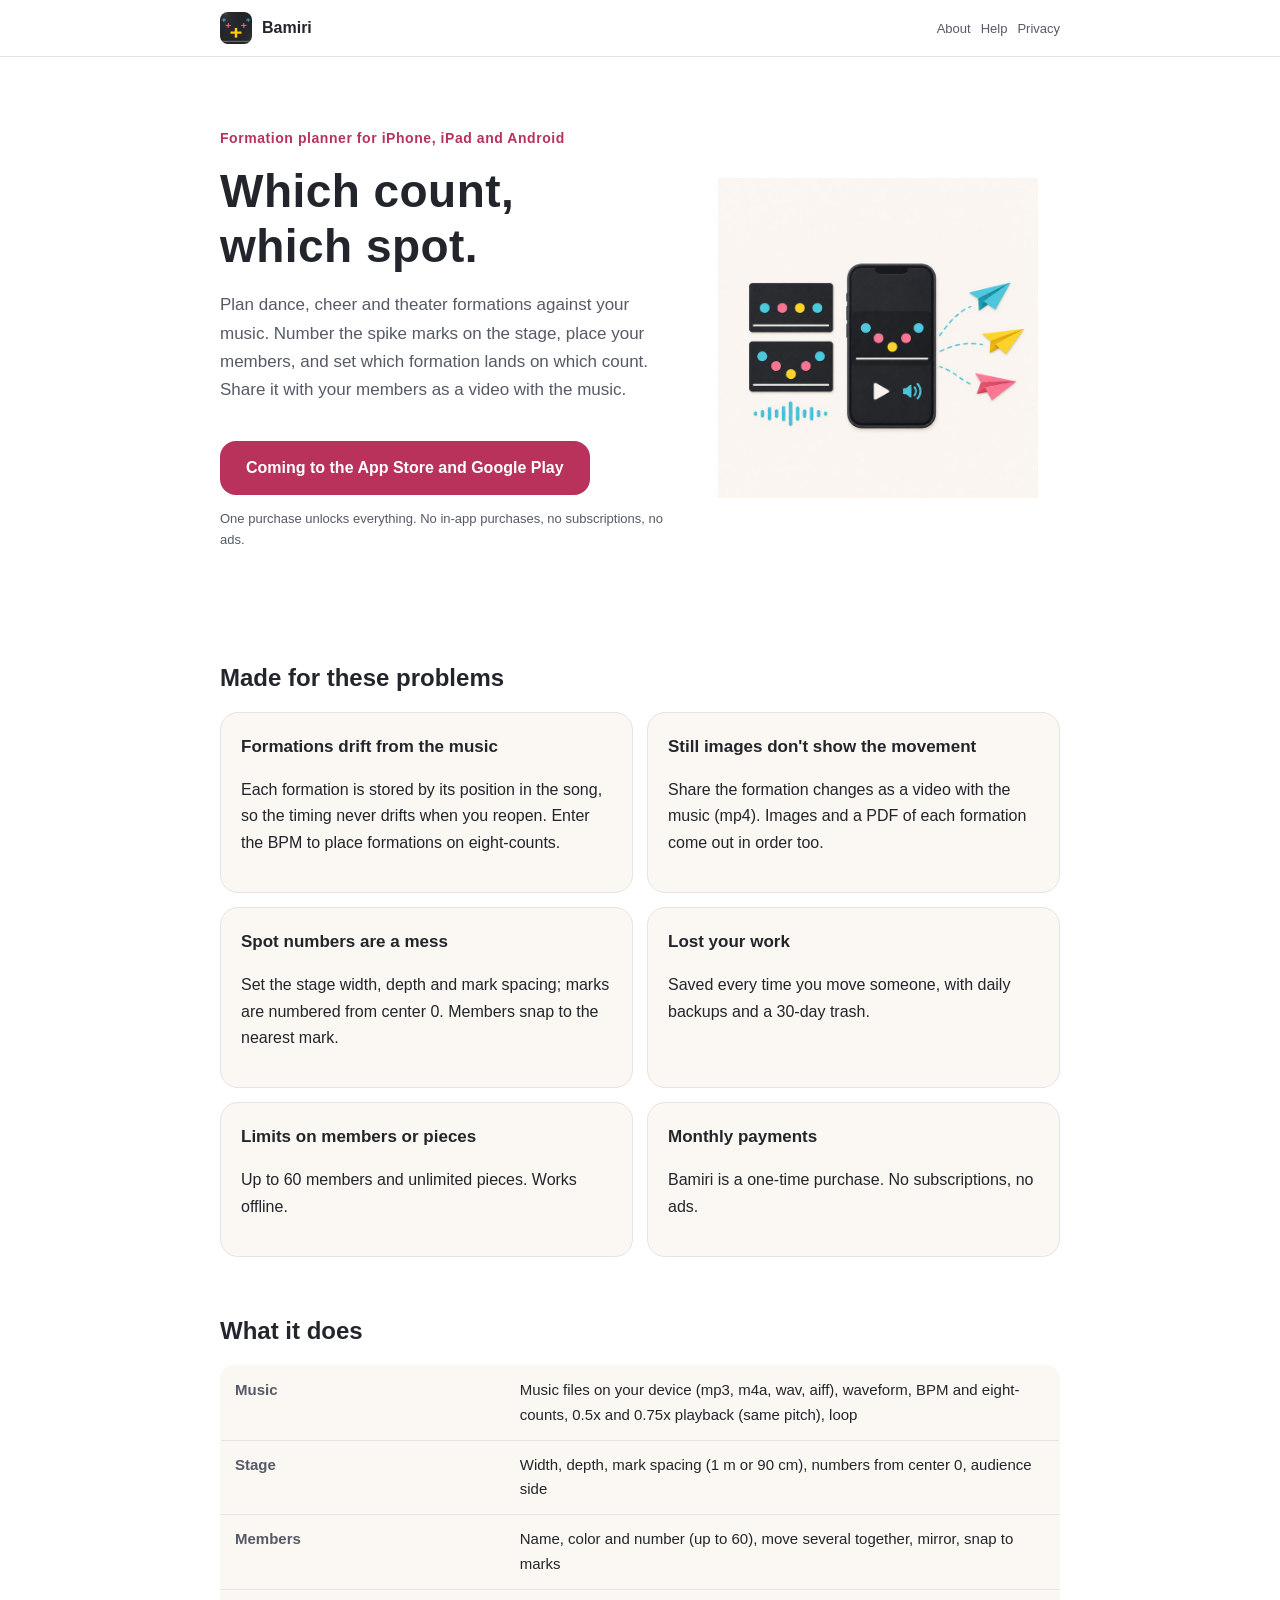
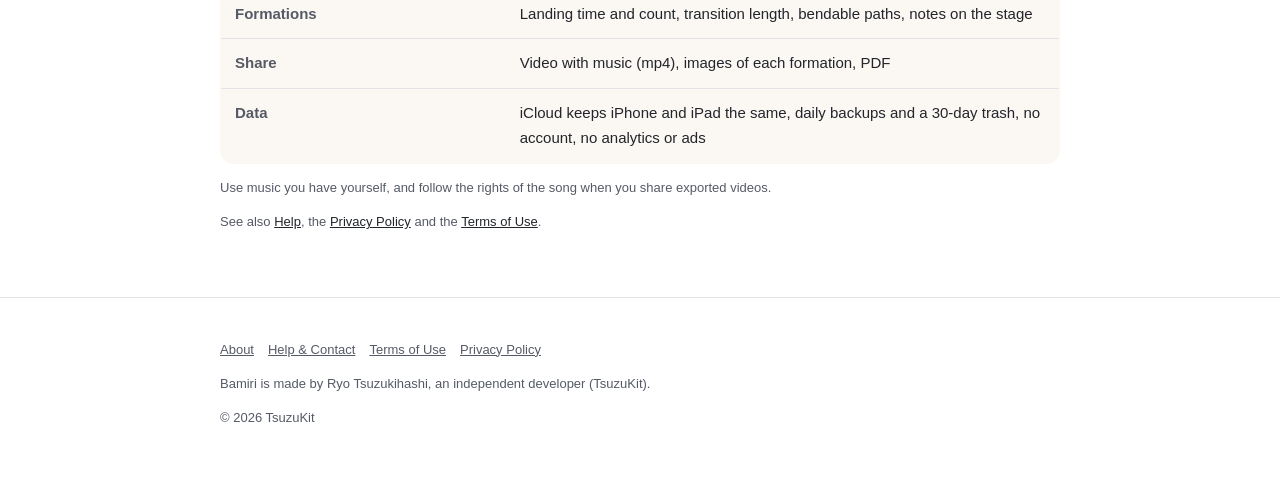
<file: index.html>
<!DOCTYPE html>
<html lang="ja" data-title-ja="ばみり｜曲に合わせるダンスのフォーメーション" data-title-en="Bamiri | Dance formations in time with your music">
<head>
<meta charset="UTF-8">
<meta name="viewport" content="width=device-width, initial-scale=1">
<script>(function(){var l=navigator.languages&&navigator.languages.length?navigator.languages:[navigator.language||"ja"],p="en";for(var i=0;i<l.length;i++){var c=String(l[i]).toLowerCase();if(c.indexOf("ja")===0){p="ja";break}if(c.indexOf("en")===0){p="en";break}}var d=document.documentElement;d.lang=p;var t=d.getAttribute("data-title-"+p);if(t){document.title=t}})();</script>
<title>ばみり｜曲に合わせるダンスのフォーメーション</title>
<meta name="description" content="ダンス・チア・演劇の立ち位置を、曲の時間に合わせて作る道具。場ミリの番号を打ち、何カウント目にどの隊形かを決めて、音つきの動画でメンバーに送れる。開き直しても尺がずれない。広告なしの買い切り。 / Plan dance, cheer and theater formations against your music. Number the spike marks, set which formation lands on which count, and share a video with the music. Timing never drifts. No ads, one purchase.">
<meta property="og:title" content="ばみり｜曲に合わせるダンスのフォーメーション">
<meta property="og:description" content="ダンス・チア・演劇の立ち位置を、曲の時間に合わせて作る道具。場ミリの番号を打ち、何カウント目にどの隊形かを決めて、音つきの動画でメンバーに送れる。開き直しても尺がずれない。広告なしの買い切り。">
<meta property="og:type" content="website">
<meta property="og:url" content="https://bamiri.tsuzukit.com/">
<meta property="og:image" content="https://bamiri.tsuzukit.com/assets/og.jpg">
<link rel="icon" href="assets/icon.png">
<link rel="apple-touch-icon" href="assets/icon.png">
<link rel="stylesheet" href="style.css">
</head>
<body>
<div data-l="ja" lang="ja">
<header class="site"><div class="wrap">
<a class="brand" href="./"><img src="assets/icon.png" alt="" width="32" height="32">ばみり</a>
<nav class="site"><a href="./">紹介</a><a href="support.html">使い方</a><a href="privacy.html">プライバシー</a></nav>
</div></header>
<main class="wrap">
<section class="hero">
<div>
<p class="eyebrow">iPhone・iPad・Android のフォーメーション表</p>
<h1>何カウント目に、<br>どこに立つか。</h1>
<p class="lead">ダンス・チア・演劇の立ち位置を、曲の時間に合わせて作ります。舞台に場ミリの番号を打ち、メンバーを置いて、何カウント目にどの隊形になるかを決めるだけ。音つきの動画にしてメンバーに送れます。</p>
<a class="cta" href="#store" id="store">App Store・Google Play で配信予定</a>
<p class="note">買い切りで全部の機能が使えます。アプリ内課金・サブスクリプション・広告はありません。</p>
</div>
<img src="assets/hero.jpg" alt="舞台の隊形の移り変わりを、音つきの動画でメンバーに送るイラスト" width="360">
</section>

<h2>こんな困りごとのために</h2>
<div class="grid two">
<div class="card"><h3>曲と隊形がずれる</h3><p>隊形の時刻は曲の中の位置で持つので、開き直しても尺がずれません。BPM を入れると 8カウントの目盛りで場面を打てます。</p></div>
<div class="card"><h3>静止画では動きが伝わらない</h3><p>隊形の移り変わりを、曲つきの動画（mp4）にしてメンバーに送れます。場面ごとの画像と PDF も、順番どおりに出せます。</p></div>
<div class="card"><h3>立ち位置の番号がばらばら</h3><p>舞台の間口と奥行き、場ミリの間隔を決めると、センターの 0 から番号が並びます。メンバーは近い場ミリに吸いつきます。</p></div>
<div class="card"><h3>作ったものが消えた</h3><p>1つ動かすごとに保存します。毎日の控えとゴミ箱（30日）があるので、間違って消しても戻せます。</p></div>
<div class="card"><h3>人数や作品の数の制限</h3><p>メンバーは 60人まで、作品の数は制限なし。オフラインでそのまま使えます。</p></div>
<div class="card"><h3>月額の支払い</h3><p>ばみりは買い切りです。サブスクリプションも広告もありません。</p></div>
</div>

<h2>できること</h2>
<table>
<tr><th>曲</th><td>端末の中の曲のファイル（mp3・m4a・wav・aiff）・波形・BPM と 8カウント・0.5倍と 0.75倍の再生（音の高さはそのまま）・くり返し</td></tr>
<tr><th>舞台</th><td>間口・奥行き・場ミリの間隔（1m・90cm）・センターの 0 からの番号・客席の向き</td></tr>
<tr><th>メンバー</th><td>名前・色・番号（60人まで）・まとめて動かす・左右を入れかえる・場ミリに吸いつく</td></tr>
<tr><th>場面</th><td>着く時刻とカウント・移る長さ・曲げられる導線・舞台に置くメモ</td></tr>
<tr><th>送る</th><td>音つきの動画（mp4）・場面ごとの画像・PDF</td></tr>
<tr><th>データ</th><td>iCloud で iPhone と iPad をそろえる・毎日の控えとゴミ箱（30日）・アカウントなし・解析と広告なし</td></tr>
</table>
<p class="note">曲はご自身で用意したものをお使いください。曲の権利と、書き出した動画を配るときの扱いは、その曲の決まりに従ってください。</p>
<p class="note"><a href="support.html">使い方</a>・<a href="privacy.html">プライバシーポリシー</a>・<a href="terms.html">利用規約</a>もご覧ください。</p>
</main>
<footer class="site"><div class="wrap">
<p><a href="./">紹介</a><a href="support.html">使い方とお問い合わせ</a><a href="terms.html">利用規約</a><a href="privacy.html">プライバシーポリシー</a></p>
<p>ばみりは、個人開発者の續橋涼（TsuzuKit）が作っているアプリです。</p>
<p>© 2026 TsuzuKit</p>
</div></footer>
</div>
<div data-l="en" lang="en">
<header class="site"><div class="wrap">
<a class="brand" href="./"><img src="assets/icon.png" alt="" width="32" height="32">Bamiri</a>
<nav class="site"><a href="./">About</a><a href="support.html">Help</a><a href="privacy.html">Privacy</a></nav>
</div></header>
<main class="wrap">
<section class="hero">
<div>
<p class="eyebrow">Formation planner for iPhone, iPad and Android</p>
<h1>Which count,<br>which spot.</h1>
<p class="lead">Plan dance, cheer and theater formations against your music. Number the spike marks on the stage, place your members, and set which formation lands on which count. Share it with your members as a video with the music.</p>
<a class="cta" href="#store" id="store">Coming to the App Store and Google Play</a>
<p class="note">One purchase unlocks everything. No in-app purchases, no subscriptions, no ads.</p>
</div>
<img src="assets/hero.jpg" alt="Illustration of sharing formation changes on a stage as a video with music" width="360">
</section>

<h2>Made for these problems</h2>
<div class="grid two">
<div class="card"><h3>Formations drift from the music</h3><p>Each formation is stored by its position in the song, so the timing never drifts when you reopen. Enter the BPM to place formations on eight-counts.</p></div>
<div class="card"><h3>Still images don't show the movement</h3><p>Share the formation changes as a video with the music (mp4). Images and a PDF of each formation come out in order too.</p></div>
<div class="card"><h3>Spot numbers are a mess</h3><p>Set the stage width, depth and mark spacing; marks are numbered from center 0. Members snap to the nearest mark.</p></div>
<div class="card"><h3>Lost your work</h3><p>Saved every time you move someone, with daily backups and a 30-day trash.</p></div>
<div class="card"><h3>Limits on members or pieces</h3><p>Up to 60 members and unlimited pieces. Works offline.</p></div>
<div class="card"><h3>Monthly payments</h3><p>Bamiri is a one-time purchase. No subscriptions, no ads.</p></div>
</div>

<h2>What it does</h2>
<table>
<tr><th>Music</th><td>Music files on your device (mp3, m4a, wav, aiff), waveform, BPM and eight-counts, 0.5x and 0.75x playback (same pitch), loop</td></tr>
<tr><th>Stage</th><td>Width, depth, mark spacing (1 m or 90 cm), numbers from center 0, audience side</td></tr>
<tr><th>Members</th><td>Name, color and number (up to 60), move several together, mirror, snap to marks</td></tr>
<tr><th>Formations</th><td>Landing time and count, transition length, bendable paths, notes on the stage</td></tr>
<tr><th>Share</th><td>Video with music (mp4), images of each formation, PDF</td></tr>
<tr><th>Data</th><td>iCloud keeps iPhone and iPad the same, daily backups and a 30-day trash, no account, no analytics or ads</td></tr>
</table>
<p class="note">Use music you have yourself, and follow the rights of the song when you share exported videos.</p>
<p class="note">See also <a href="support.html">Help</a>, the <a href="privacy.html">Privacy Policy</a> and the <a href="terms.html">Terms of Use</a>.</p>
</main>
<footer class="site"><div class="wrap">
<p><a href="./">About</a><a href="support.html">Help & Contact</a><a href="terms.html">Terms of Use</a><a href="privacy.html">Privacy Policy</a></p>
<p>Bamiri is made by Ryo Tsuzukihashi, an independent developer (TsuzuKit).</p>
<p>© 2026 TsuzuKit</p>
</div></footer>
</div>
</body>
</html>
</file>
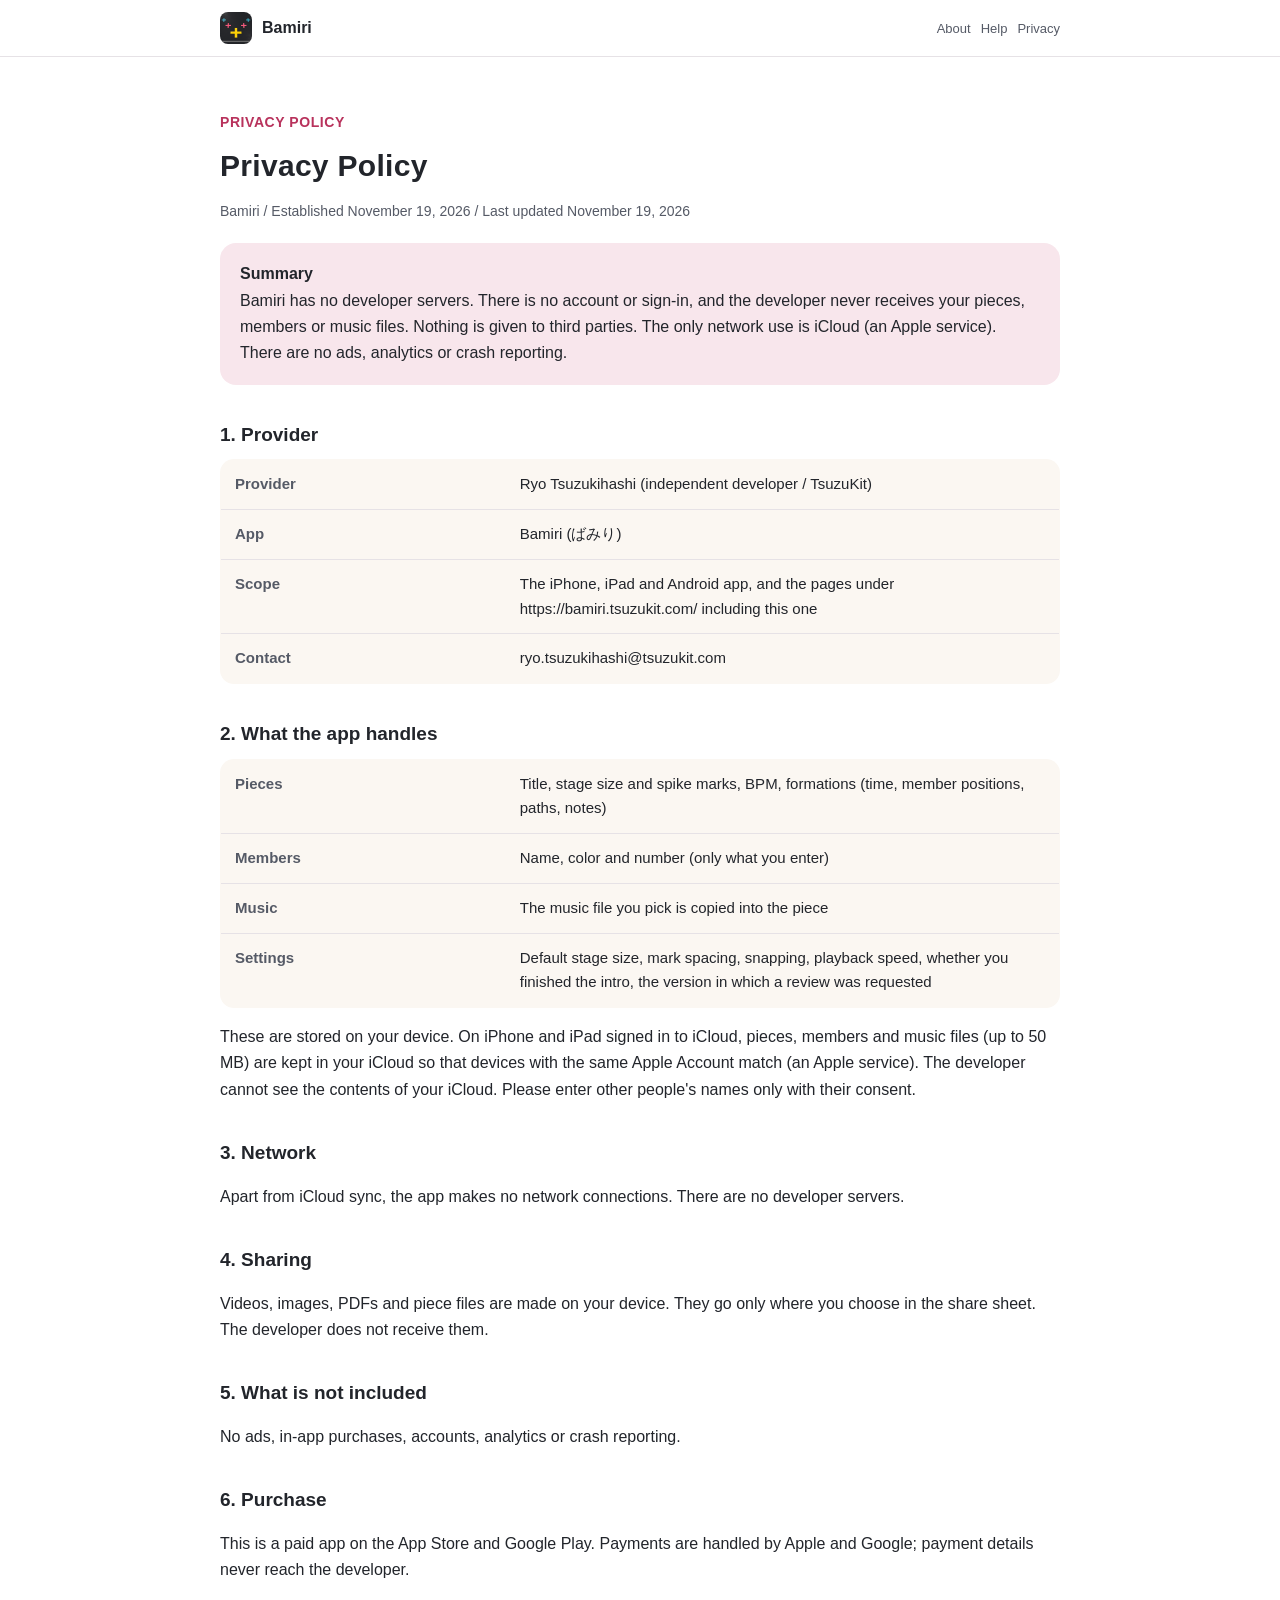
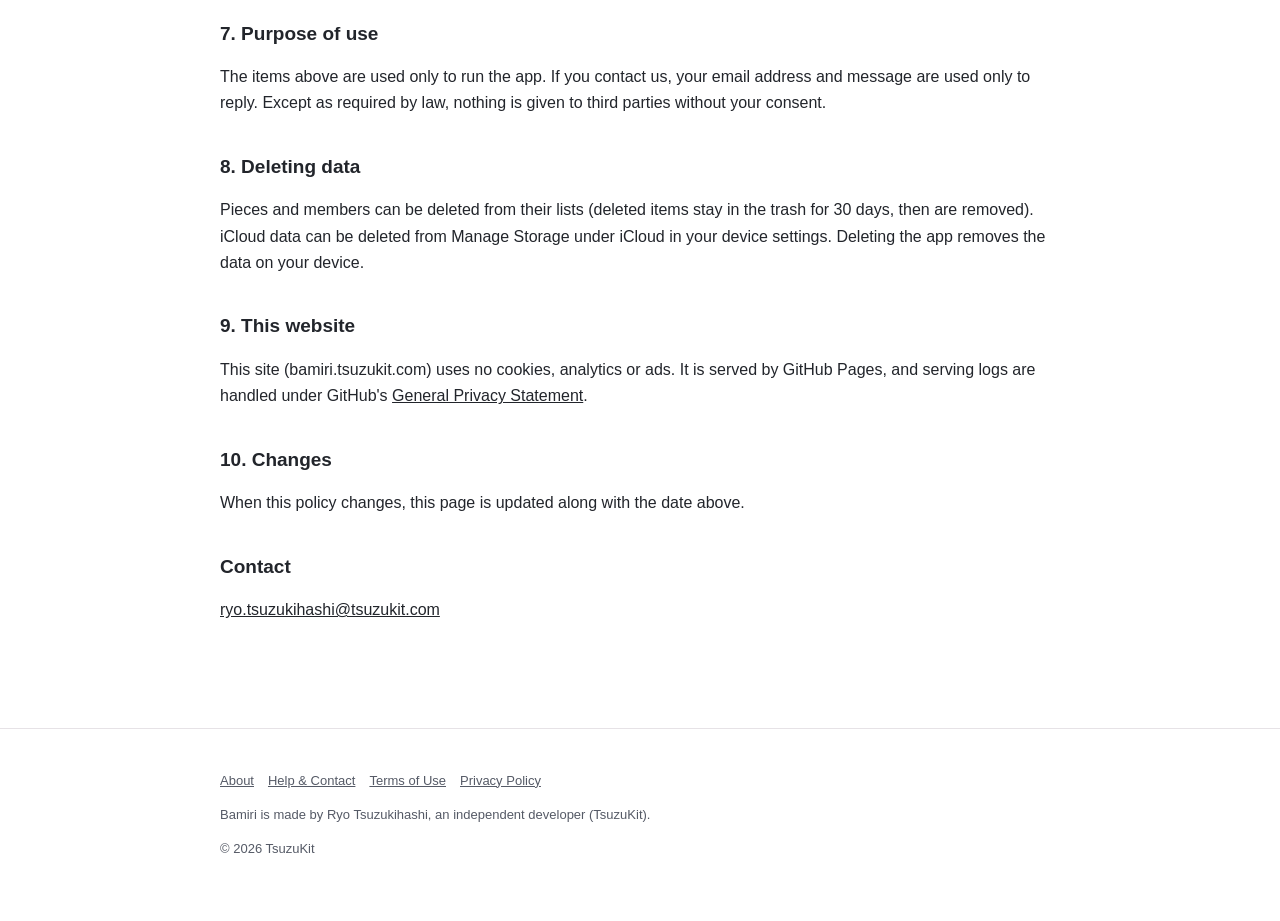
<file: privacy.html>
<!DOCTYPE html>
<html lang="ja" data-title-ja="プライバシーポリシー - ばみり" data-title-en="Privacy Policy - Bamiri">
<head>
<meta charset="UTF-8">
<meta name="viewport" content="width=device-width, initial-scale=1">
<script>(function(){var l=navigator.languages&&navigator.languages.length?navigator.languages:[navigator.language||"ja"],p="en";for(var i=0;i<l.length;i++){var c=String(l[i]).toLowerCase();if(c.indexOf("ja")===0){p="ja";break}if(c.indexOf("en")===0){p="en";break}}var d=document.documentElement;d.lang=p;var t=d.getAttribute("data-title-"+p);if(t){document.title=t}})();</script>
<title>プライバシーポリシー - ばみり</title>
<meta name="description" content="ばみりのプライバシーポリシー。開発者は個人情報を集めません。通信は iCloud だけです。 / Privacy Policy for Bamiri. The developer collects no personal information. The only network use is iCloud.">
<meta property="og:title" content="プライバシーポリシー - ばみり">
<meta property="og:description" content="ばみりのプライバシーポリシー。開発者は個人情報を集めません。通信は iCloud だけです。">
<meta property="og:type" content="website">
<meta property="og:url" content="https://bamiri.tsuzukit.com/privacy.html">
<meta property="og:image" content="https://bamiri.tsuzukit.com/assets/og.jpg">
<link rel="icon" href="assets/icon.png">
<link rel="apple-touch-icon" href="assets/icon.png">
<link rel="stylesheet" href="style.css">
</head>
<body>
<div data-l="ja" lang="ja">
<header class="site"><div class="wrap">
<a class="brand" href="./"><img src="assets/icon.png" alt="" width="32" height="32">ばみり</a>
<nav class="site"><a href="./">紹介</a><a href="support.html">使い方</a><a href="privacy.html">プライバシー</a></nav>
</div></header>
<main class="wrap">
<article class="doc">
<p class="eyebrow">PRIVACY POLICY</p>
<h1>プライバシーポリシー</h1>
<p class="meta">ばみり／制定日 2026年11月19日／改定日 2026年11月19日</p>
<div class="summary"><strong>このポリシーの要旨</strong><br>ばみりは、開発者のサーバーを持たないアプリです。アカウント登録やログインはなく、開発者があなたの作品やメンバーの記録、曲のファイルを受け取ることはありません。第三者に渡すこともありません。通信は iCloud（Apple のサービス）だけです。広告、分析ツール、クラッシュを報告する仕組みは入れていません。</div>
<h2>1. 提供者</h2>
<table>
<tr><th>提供者</th><td>續橋涼（個人開発者 / TsuzuKit）</td></tr>
<tr><th>アプリ名</th><td>ばみり（英語名 Bamiri）</td></tr>
<tr><th>対象</th><td>iPhone・iPad・Android 向けアプリと、このページを含む https://bamiri.tsuzukit.com/ 配下のページ</td></tr>
<tr><th>連絡先</th><td>ryo.tsuzukihashi@tsuzukit.com</td></tr>
</table>
<h2>2. アプリが扱うもの</h2>
<table>
<tr><th>作品</th><td>題・舞台の大きさと場ミリ・BPM・場面（時刻・メンバーの位置・導線・メモ）</td></tr>
<tr><th>メンバー</th><td>名前・色・番号（あなたが入れたものだけ）</td></tr>
<tr><th>曲</th><td>あなたが選んだ曲のファイルを、作品の中に写して持ちます</td></tr>
<tr><th>アプリの設定</th><td>既定の舞台の大きさ・場ミリの間隔・吸いつき・再生の速さ・案内を終えたかどうか・レビューのお願いを出した版</td></tr>
</table>
<p>これらは端末の中に保存します。iCloud に入っている iPhone・iPad では、作品・メンバー・曲のファイル（50MB まで）をあなたの iCloud に置き、同じ Apple アカウントの端末でそろえます（Apple のサービス）。開発者は、あなたの iCloud の中身を見ることはできません。メンバーの名前を入れるときは、その人の了解のうえで入れてください。</p>
<h2>3. 通信</h2>
<p>iCloud との同期のほかに、通信はしません。開発者のサーバーはありません。</p>
<h2>4. 書き出し</h2>
<p>動画・画像・PDF・作品のファイルは端末の中で作ります。送り先は、あなたが共有の画面で選んだアプリやサービスです。開発者には届きません。</p>
<h2>5. 入れていないもの</h2>
<p>広告・アプリ内課金・アカウント登録・分析ツール・クラッシュの報告は入れていません。</p>
<h2>6. 購入</h2>
<p>本アプリは App Store と Google Play の有料アプリです。お支払いは Apple・Google が処理し、支払いの情報は開発者には届きません。</p>
<h2>7. 情報を使う目的</h2>
<p>上のものは、アプリを動かすためだけに使います。お問い合わせをいただいたときは、メールアドレスと内容をお返事のためだけに使います。法令にもとづく場合を除き、本人の同意なく第三者に渡すことはありません。</p>
<h2>8. 消したいとき</h2>
<p>作品とメンバーは、それぞれの一覧から消せます（消したものはゴミ箱に30日残り、そのあと消えます）。iCloud の記録は、端末の設定の iCloud の「ストレージを管理」から消せます。アプリを消すと、端末の中のデータは消えます。</p>
<h2>9. このウェブサイトについて</h2>
<p>このサイト（bamiri.tsuzukit.com）は、Cookie も、アクセスを計測する仕組みも、広告も使っていません。サイトは GitHub Pages で配信しており、配信の記録は GitHub の <a href="https://docs.github.com/ja/site-policy/privacy-policies/github-general-privacy-statement">プライバシーについての声明</a> に沿って扱われます。</p>
<h2>10. 改定</h2>
<p>このポリシーを変えるときは、このページを書きかえ、上の改定日を新しくします。</p>
<h2>お問い合わせ</h2>
<p><a href="mailto:ryo.tsuzukihashi@tsuzukit.com">ryo.tsuzukihashi@tsuzukit.com</a></p>
</article>
</main>
<footer class="site"><div class="wrap">
<p><a href="./">紹介</a><a href="support.html">使い方とお問い合わせ</a><a href="terms.html">利用規約</a><a href="privacy.html">プライバシーポリシー</a></p>
<p>ばみりは、個人開発者の續橋涼（TsuzuKit）が作っているアプリです。</p>
<p>© 2026 TsuzuKit</p>
</div></footer>
</div>
<div data-l="en" lang="en">
<header class="site"><div class="wrap">
<a class="brand" href="./"><img src="assets/icon.png" alt="" width="32" height="32">Bamiri</a>
<nav class="site"><a href="./">About</a><a href="support.html">Help</a><a href="privacy.html">Privacy</a></nav>
</div></header>
<main class="wrap">
<article class="doc">
<p class="eyebrow">PRIVACY POLICY</p>
<h1>Privacy Policy</h1>
<p class="meta">Bamiri / Established November 19, 2026 / Last updated November 19, 2026</p>
<div class="summary"><strong>Summary</strong><br>Bamiri has no developer servers. There is no account or sign-in, and the developer never receives your pieces, members or music files. Nothing is given to third parties. The only network use is iCloud (an Apple service). There are no ads, analytics or crash reporting.</div>
<h2>1. Provider</h2>
<table>
<tr><th>Provider</th><td>Ryo Tsuzukihashi (independent developer / TsuzuKit)</td></tr>
<tr><th>App</th><td>Bamiri (ばみり)</td></tr>
<tr><th>Scope</th><td>The iPhone, iPad and Android app, and the pages under https://bamiri.tsuzukit.com/ including this one</td></tr>
<tr><th>Contact</th><td>ryo.tsuzukihashi@tsuzukit.com</td></tr>
</table>
<h2>2. What the app handles</h2>
<table>
<tr><th>Pieces</th><td>Title, stage size and spike marks, BPM, formations (time, member positions, paths, notes)</td></tr>
<tr><th>Members</th><td>Name, color and number (only what you enter)</td></tr>
<tr><th>Music</th><td>The music file you pick is copied into the piece</td></tr>
<tr><th>Settings</th><td>Default stage size, mark spacing, snapping, playback speed, whether you finished the intro, the version in which a review was requested</td></tr>
</table>
<p>These are stored on your device. On iPhone and iPad signed in to iCloud, pieces, members and music files (up to 50 MB) are kept in your iCloud so that devices with the same Apple Account match (an Apple service). The developer cannot see the contents of your iCloud. Please enter other people's names only with their consent.</p>
<h2>3. Network</h2>
<p>Apart from iCloud sync, the app makes no network connections. There are no developer servers.</p>
<h2>4. Sharing</h2>
<p>Videos, images, PDFs and piece files are made on your device. They go only where you choose in the share sheet. The developer does not receive them.</p>
<h2>5. What is not included</h2>
<p>No ads, in-app purchases, accounts, analytics or crash reporting.</p>
<h2>6. Purchase</h2>
<p>This is a paid app on the App Store and Google Play. Payments are handled by Apple and Google; payment details never reach the developer.</p>
<h2>7. Purpose of use</h2>
<p>The items above are used only to run the app. If you contact us, your email address and message are used only to reply. Except as required by law, nothing is given to third parties without your consent.</p>
<h2>8. Deleting data</h2>
<p>Pieces and members can be deleted from their lists (deleted items stay in the trash for 30 days, then are removed). iCloud data can be deleted from Manage Storage under iCloud in your device settings. Deleting the app removes the data on your device.</p>
<h2>9. This website</h2>
<p>This site (bamiri.tsuzukit.com) uses no cookies, analytics or ads. It is served by GitHub Pages, and serving logs are handled under GitHub's <a href="https://docs.github.com/en/site-policy/privacy-policies/github-general-privacy-statement">General Privacy Statement</a>.</p>
<h2>10. Changes</h2>
<p>When this policy changes, this page is updated along with the date above.</p>
<h2>Contact</h2>
<p><a href="mailto:ryo.tsuzukihashi@tsuzukit.com">ryo.tsuzukihashi@tsuzukit.com</a></p>
</article>
</main>
<footer class="site"><div class="wrap">
<p><a href="./">About</a><a href="support.html">Help & Contact</a><a href="terms.html">Terms of Use</a><a href="privacy.html">Privacy Policy</a></p>
<p>Bamiri is made by Ryo Tsuzukihashi, an independent developer (TsuzuKit).</p>
<p>© 2026 TsuzuKit</p>
</div></footer>
</div>
</body>
</html>
</file>
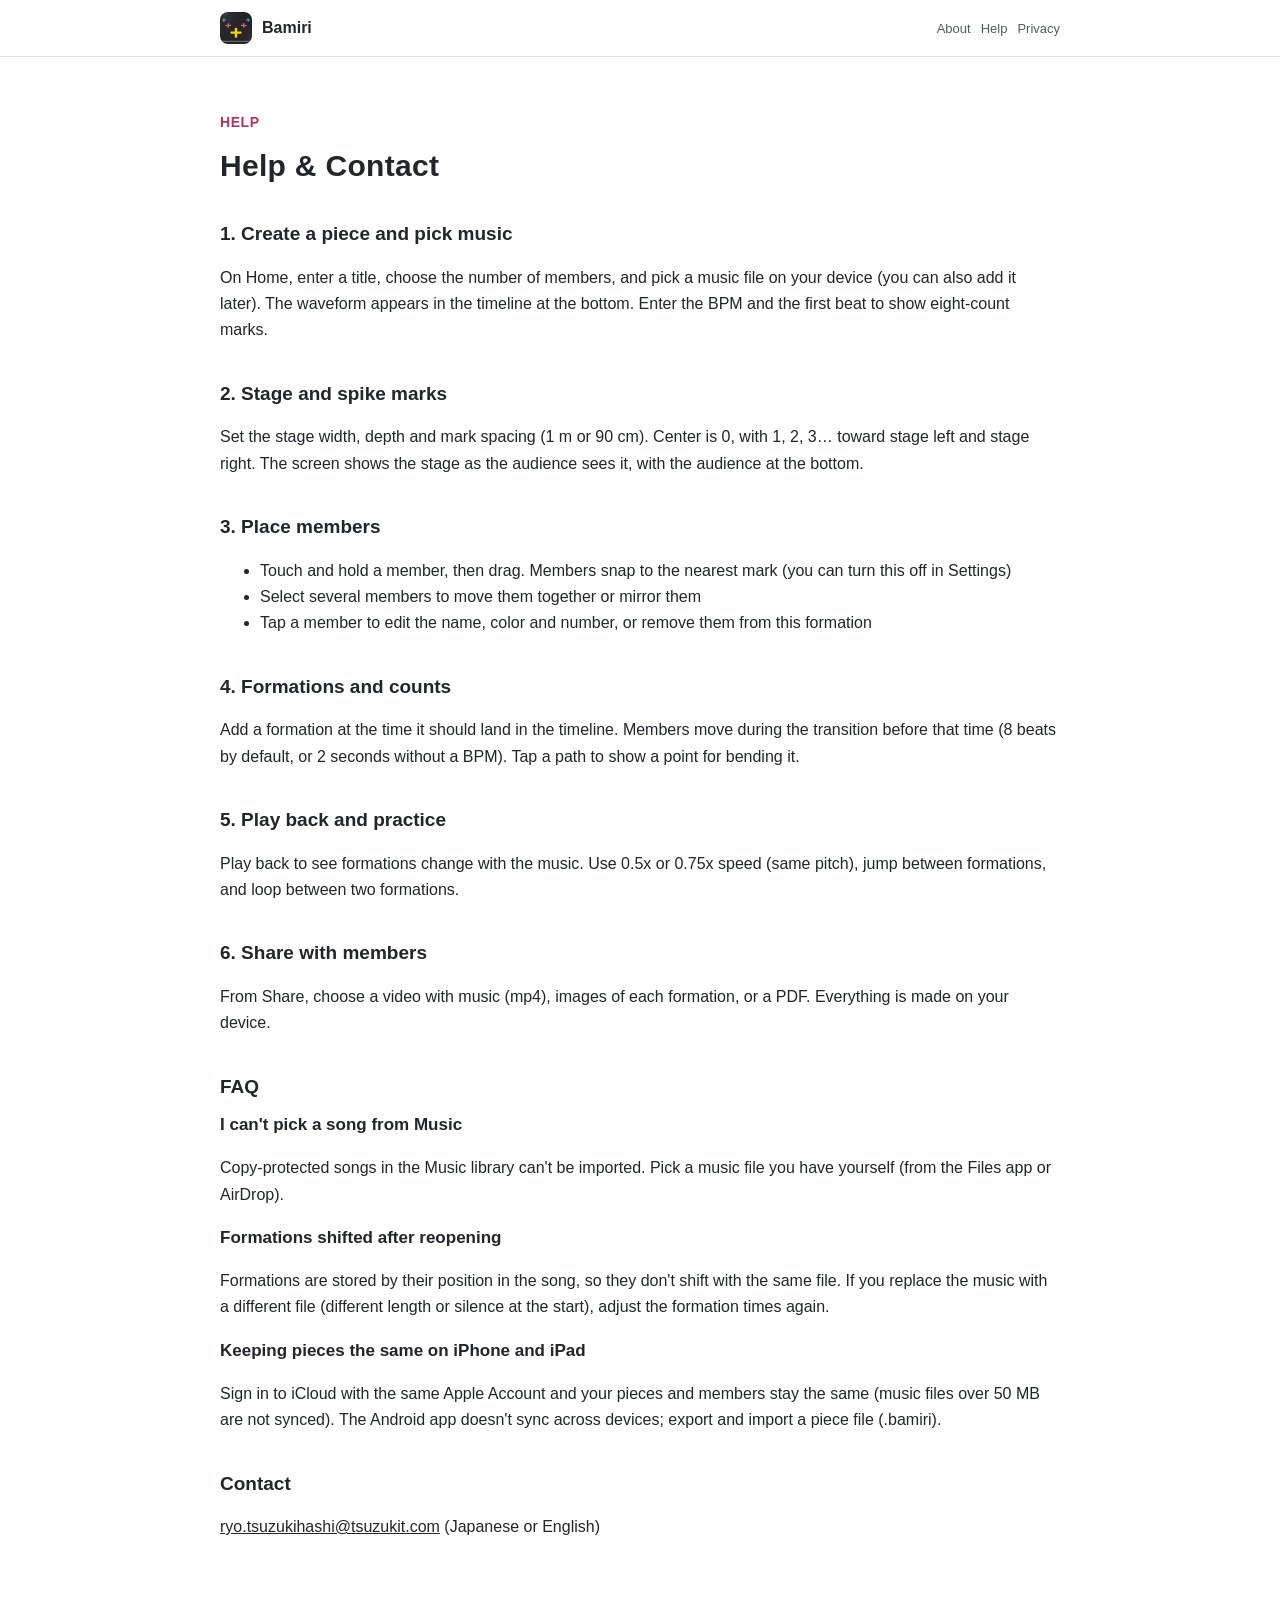
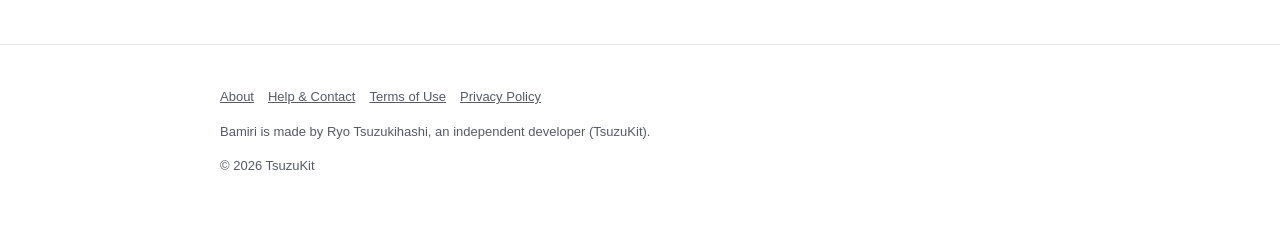
<file: support.html>
<!DOCTYPE html>
<html lang="ja" data-title-ja="使い方とお問い合わせ - ばみり" data-title-en="Help &amp; Contact - Bamiri">
<head>
<meta charset="UTF-8">
<meta name="viewport" content="width=device-width, initial-scale=1">
<script>(function(){var l=navigator.languages&&navigator.languages.length?navigator.languages:[navigator.language||"ja"],p="en";for(var i=0;i<l.length;i++){var c=String(l[i]).toLowerCase();if(c.indexOf("ja")===0){p="ja";break}if(c.indexOf("en")===0){p="en";break}}var d=document.documentElement;d.lang=p;var t=d.getAttribute("data-title-"+p);if(t){document.title=t}})();</script>
<title>使い方とお問い合わせ - ばみり</title>
<meta name="description" content="ばみりの使い方（曲を選ぶ・舞台と場ミリ・メンバーを置く・場面とカウント・再生・書き出し）とよくあるご質問、お問い合わせ。 / How to use Bamiri (choosing music, stage and spike marks, placing members, formations and counts, playback, sharing), FAQ and contact.">
<meta property="og:title" content="使い方とお問い合わせ - ばみり">
<meta property="og:description" content="ばみりの使い方（曲を選ぶ・舞台と場ミリ・メンバーを置く・場面とカウント・再生・書き出し）とよくあるご質問、お問い合わせ。">
<meta property="og:type" content="website">
<meta property="og:url" content="https://bamiri.tsuzukit.com/support.html">
<meta property="og:image" content="https://bamiri.tsuzukit.com/assets/og.jpg">
<link rel="icon" href="assets/icon.png">
<link rel="apple-touch-icon" href="assets/icon.png">
<link rel="stylesheet" href="style.css">
</head>
<body>
<div data-l="ja" lang="ja">
<header class="site"><div class="wrap">
<a class="brand" href="./"><img src="assets/icon.png" alt="" width="32" height="32">ばみり</a>
<nav class="site"><a href="./">紹介</a><a href="support.html">使い方</a><a href="privacy.html">プライバシー</a></nav>
</div></header>
<main class="wrap">
<article class="doc">
<p class="eyebrow">HELP</p>
<h1>使い方とお問い合わせ</h1>
<h2>1. 作品を作って曲を選ぶ</h2>
<p>ホームで題を入れ、人数を選び、端末の中の曲のファイルを選びます（曲はあとからでも選べます）。曲を選ぶと、下の時間の帯に波形が出ます。BPM と最初の拍を入れると、8カウントの目盛りが出ます。</p>
<h2>2. 舞台と場ミリ</h2>
<p>舞台の間口・奥行き・場ミリの間隔（1m か 90cm）を決めます。センターが 0 で、上手と下手に 1, 2, 3… と番号が並びます。画面は客席から見た向きで、下が客席です。</p>
<h2>3. メンバーを置く</h2>
<ul>
<li>メンバーを長押しして引っぱると動きます。近い場ミリに吸いつきます（設定で外せます）</li>
<li>何人かを囲むと、まとめて動かしたり、左右を入れかえたりできます</li>
<li>メンバーを押すと、名前・色・番号を直したり、この場面から外したりできます</li>
</ul>
<h2>4. 場面とカウント</h2>
<p>時間の帯で、その隊形になる時刻に合わせて場面を足します。メンバーは、場面に着く時刻の前の「移る長さ」のあいだに動きます（既定は 8拍。BPM が無いときは 2秒）。移動の線を押すと、曲げる点が出ます。</p>
<h2>5. 再生と練習</h2>
<p>再生すると、曲に合わせて隊形が移り変わります。0.5倍・0.75倍の速さ（音の高さはそのまま）、場面から場面へ飛ぶ、場面のあいだのくり返しができます。</p>
<h2>6. メンバーに送る</h2>
<p>作品の共有から、音つきの動画（mp4）・場面ごとの画像・PDF を選べます。どれも端末の中で作ります。</p>
<h2>よくあるご質問</h2>
<h3>ミュージックの曲が選べません</h3>
<p>ミュージックのライブラリの、コピーガードのある曲は読みこめません。ご自身で用意した曲のファイル（ファイル アプリや AirDrop で受け取ったもの）を選んでください。</p>
<h3>開き直したら隊形がずれました</h3>
<p>隊形は曲の中の位置で持っているので、同じ曲ならずれません。曲のファイルを別のもの（長さや頭の無音が違うもの）に差しかえたときは、場面の時刻を合わせ直してください。</p>
<h3>iPhone と iPad で作品をそろえたい</h3>
<p>同じ Apple アカウントで iCloud に入っていれば、作品とメンバーがそろいます（大きな曲のファイル〈50MB をこえるもの〉は同期しません）。Android 版は端末をまたいだ同期をしないので、作品のファイル（.bamiri）で書き出して読みこんでください。</p>
<h2>お問い合わせ</h2>
<p><a href="mailto:ryo.tsuzukihashi@tsuzukit.com">ryo.tsuzukihashi@tsuzukit.com</a>（日本語・英語）</p>
</article>
</main>
<footer class="site"><div class="wrap">
<p><a href="./">紹介</a><a href="support.html">使い方とお問い合わせ</a><a href="terms.html">利用規約</a><a href="privacy.html">プライバシーポリシー</a></p>
<p>ばみりは、個人開発者の續橋涼（TsuzuKit）が作っているアプリです。</p>
<p>© 2026 TsuzuKit</p>
</div></footer>
</div>
<div data-l="en" lang="en">
<header class="site"><div class="wrap">
<a class="brand" href="./"><img src="assets/icon.png" alt="" width="32" height="32">Bamiri</a>
<nav class="site"><a href="./">About</a><a href="support.html">Help</a><a href="privacy.html">Privacy</a></nav>
</div></header>
<main class="wrap">
<article class="doc">
<p class="eyebrow">HELP</p>
<h1>Help &amp; Contact</h1>
<h2>1. Create a piece and pick music</h2>
<p>On Home, enter a title, choose the number of members, and pick a music file on your device (you can also add it later). The waveform appears in the timeline at the bottom. Enter the BPM and the first beat to show eight-count marks.</p>
<h2>2. Stage and spike marks</h2>
<p>Set the stage width, depth and mark spacing (1 m or 90 cm). Center is 0, with 1, 2, 3… toward stage left and stage right. The screen shows the stage as the audience sees it, with the audience at the bottom.</p>
<h2>3. Place members</h2>
<ul>
<li>Touch and hold a member, then drag. Members snap to the nearest mark (you can turn this off in Settings)</li>
<li>Select several members to move them together or mirror them</li>
<li>Tap a member to edit the name, color and number, or remove them from this formation</li>
</ul>
<h2>4. Formations and counts</h2>
<p>Add a formation at the time it should land in the timeline. Members move during the transition before that time (8 beats by default, or 2 seconds without a BPM). Tap a path to show a point for bending it.</p>
<h2>5. Play back and practice</h2>
<p>Play back to see formations change with the music. Use 0.5x or 0.75x speed (same pitch), jump between formations, and loop between two formations.</p>
<h2>6. Share with members</h2>
<p>From Share, choose a video with music (mp4), images of each formation, or a PDF. Everything is made on your device.</p>
<h2>FAQ</h2>
<h3>I can't pick a song from Music</h3>
<p>Copy-protected songs in the Music library can't be imported. Pick a music file you have yourself (from the Files app or AirDrop).</p>
<h3>Formations shifted after reopening</h3>
<p>Formations are stored by their position in the song, so they don't shift with the same file. If you replace the music with a different file (different length or silence at the start), adjust the formation times again.</p>
<h3>Keeping pieces the same on iPhone and iPad</h3>
<p>Sign in to iCloud with the same Apple Account and your pieces and members stay the same (music files over 50 MB are not synced). The Android app doesn't sync across devices; export and import a piece file (.bamiri).</p>
<h2>Contact</h2>
<p><a href="mailto:ryo.tsuzukihashi@tsuzukit.com">ryo.tsuzukihashi@tsuzukit.com</a> (Japanese or English)</p>
</article>
</main>
<footer class="site"><div class="wrap">
<p><a href="./">About</a><a href="support.html">Help & Contact</a><a href="terms.html">Terms of Use</a><a href="privacy.html">Privacy Policy</a></p>
<p>Bamiri is made by Ryo Tsuzukihashi, an independent developer (TsuzuKit).</p>
<p>© 2026 TsuzuKit</p>
</div></footer>
</div>
</body>
</html>
</file>
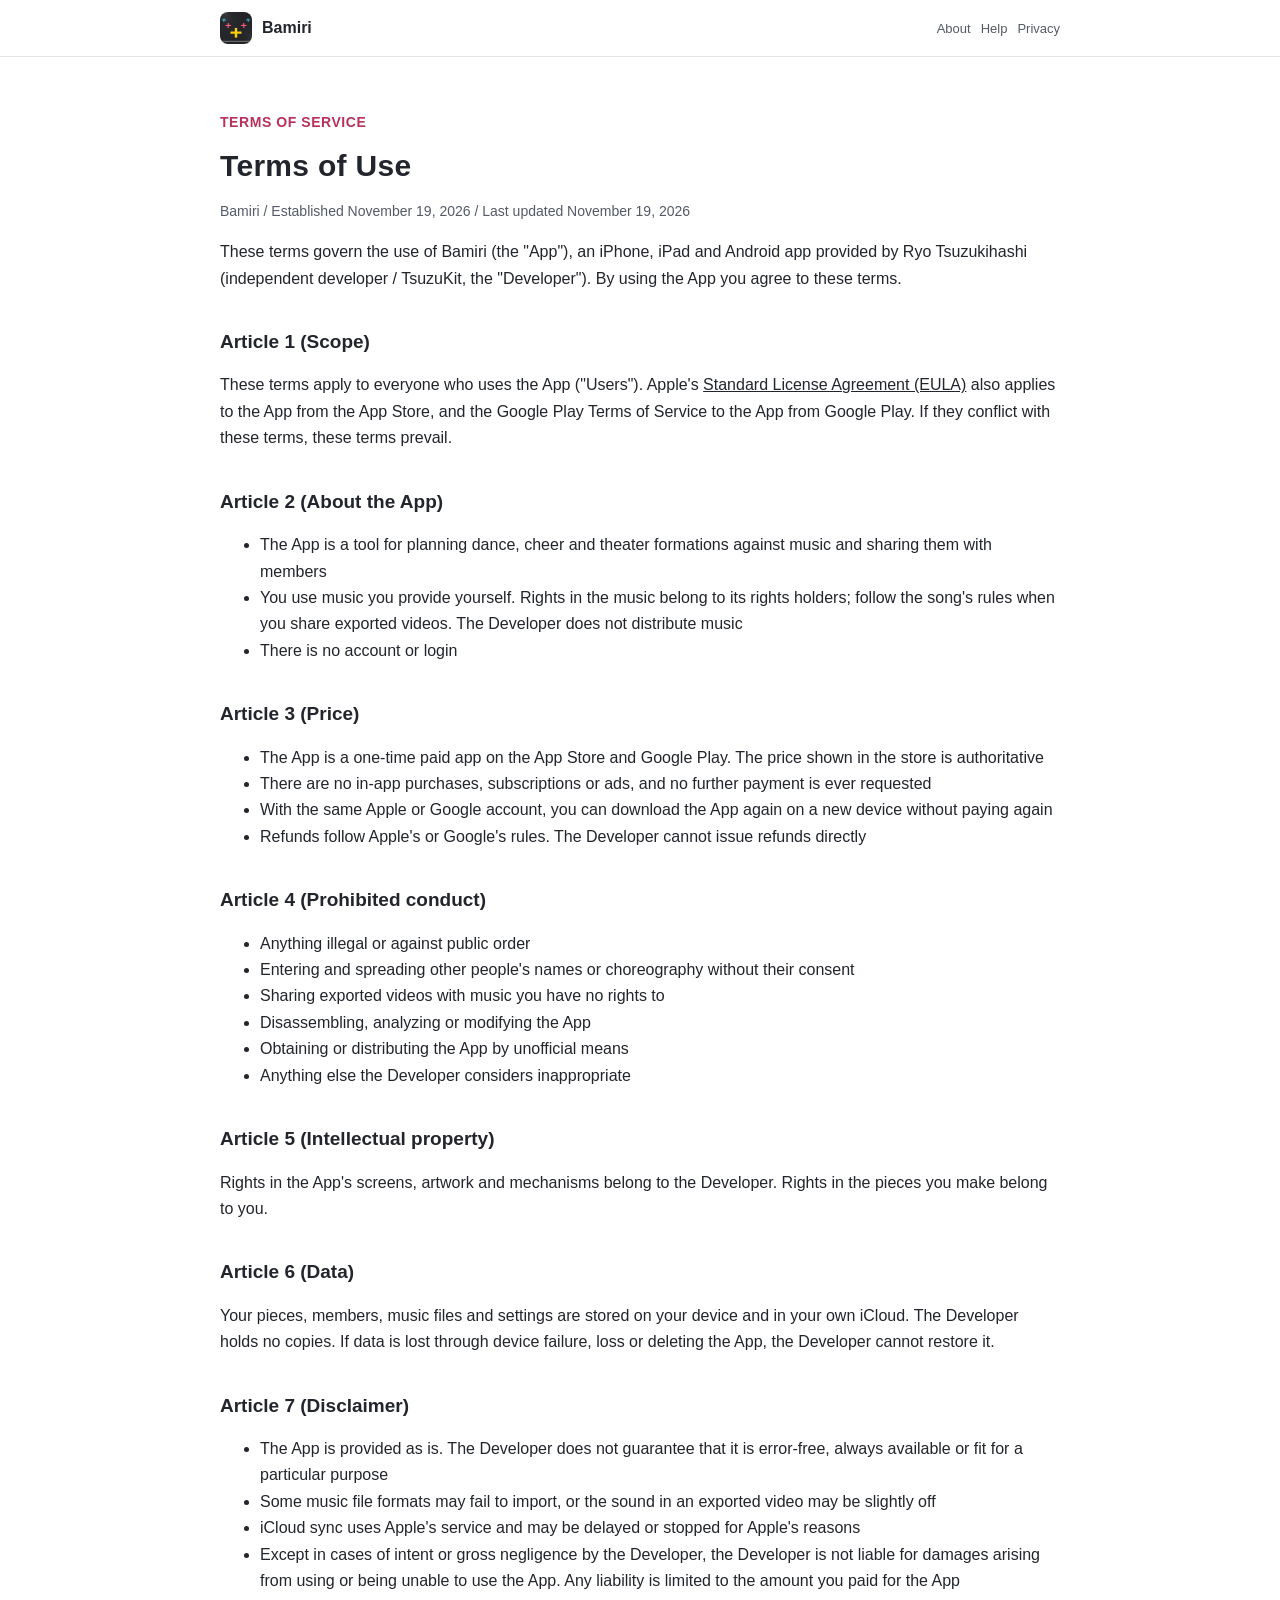
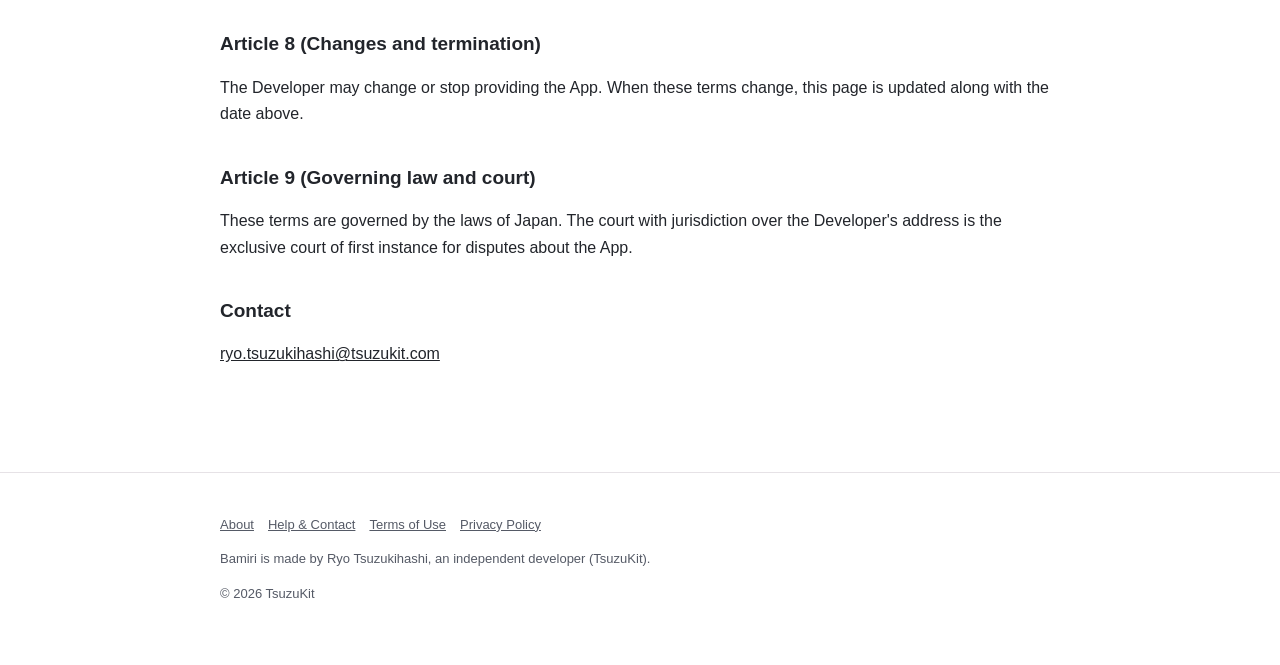
<file: terms.html>
<!DOCTYPE html>
<html lang="ja" data-title-ja="利用規約 - ばみり" data-title-en="Terms of Use - Bamiri">
<head>
<meta charset="UTF-8">
<meta name="viewport" content="width=device-width, initial-scale=1">
<script>(function(){var l=navigator.languages&&navigator.languages.length?navigator.languages:[navigator.language||"ja"],p="en";for(var i=0;i<l.length;i++){var c=String(l[i]).toLowerCase();if(c.indexOf("ja")===0){p="ja";break}if(c.indexOf("en")===0){p="en";break}}var d=document.documentElement;d.lang=p;var t=d.getAttribute("data-title-"+p);if(t){document.title=t}})();</script>
<title>利用規約 - ばみり</title>
<meta name="description" content="ばみりの利用規約。 / Terms of Use for Bamiri.">
<meta property="og:title" content="利用規約 - ばみり">
<meta property="og:description" content="ばみりの利用規約。">
<meta property="og:type" content="website">
<meta property="og:url" content="https://bamiri.tsuzukit.com/terms.html">
<meta property="og:image" content="https://bamiri.tsuzukit.com/assets/og.jpg">
<link rel="icon" href="assets/icon.png">
<link rel="apple-touch-icon" href="assets/icon.png">
<link rel="stylesheet" href="style.css">
</head>
<body>
<div data-l="ja" lang="ja">
<header class="site"><div class="wrap">
<a class="brand" href="./"><img src="assets/icon.png" alt="" width="32" height="32">ばみり</a>
<nav class="site"><a href="./">紹介</a><a href="support.html">使い方</a><a href="privacy.html">プライバシー</a></nav>
</div></header>
<main class="wrap">
<article class="doc">
<p class="eyebrow">TERMS OF SERVICE</p>
<h1>利用規約</h1>
<p class="meta">ばみり／制定日 2026年11月19日／改定日 2026年11月19日</p>
<p>この規約は、續橋涼（個人開発者 / TsuzuKit。以下「開発者」）が提供する iPhone・iPad・Android アプリ「ばみり」（以下「本アプリ」）を使うときの決まりです。本アプリを使った時点で、この規約に同意したものとします。</p>
<h2>第1条（適用）</h2>
<p>この規約は、本アプリを使うすべての方（以下「利用者」）に適用されます。App Store から入れた本アプリには、Apple が定める<a href="https://www.apple.com/legal/internet-services/itunes/dev/stdeula/">標準のライセンス契約（EULA）</a>も、Google Play から入れた本アプリには Google Play の利用規約も、あわせて適用されます。この規約とそれらが食い違うときは、この規約を優先します。</p>
<h2>第2条（本アプリについて）</h2>
<ul>
<li>本アプリは、ダンス・チア・演劇の立ち位置を曲の時間に合わせて作り、メンバーと見せ合うための道具です</li>
<li>曲は、利用者が自分で用意したものを使います。曲の権利はその権利者にあり、書き出した動画を配るときは、その曲の決まりに従ってください。開発者は曲を配りません</li>
<li>アカウント登録やログインはありません</li>
</ul>
<h2>第3条（料金）</h2>
<ul>
<li>本アプリは、App Store・Google Play で購入する買い切りの有料アプリです。価格はストアに表示されるものが正です</li>
<li>アプリ内課金、サブスクリプション、広告はありません。購入したあとに追加の支払いを求めることはありません</li>
<li>同じ Apple アカウント・Google アカウントであれば、機種変更やアプリの入れ直しのときに、もう一度お支払いいただかずにダウンロードできます</li>
<li>返金は Apple・Google の規定に従います。開発者が直接返金することはできません</li>
</ul>
<h2>第4条（禁止事項）</h2>
<p>本アプリを使うとき、次のことをしてはいけません。</p>
<ul>
<li>法令や公序良俗に反すること</li>
<li>他人の名前や振付を、その人の了解なく入れて広めること</li>
<li>権利のない曲を、書き出した動画にのせて配ること</li>
<li>本アプリを分解・解析・改変すること</li>
<li>本アプリを正規の方法以外で入手したり、配ったりすること</li>
<li>そのほか、開発者が不適切と判断すること</li>
</ul>
<h2>第5条（知的財産）</h2>
<p>本アプリの画面・絵・仕組みについての権利は、開発者にあります。利用者が作った作品の権利は、利用者にあります。</p>
<h2>第6条（データ）</h2>
<p>作品・メンバー・曲のファイル・設定は、利用者の端末と、利用者の iCloud に保存されます。開発者はその記録を持っていません。端末の故障や紛失、アプリの削除などで消えても、開発者は元に戻すことができません。</p>
<h2>第7条（免責事項）</h2>
<ul>
<li>本アプリは、そのままの状態で提供します。開発者は、本アプリに誤りがないこと、いつでも使えること、特定の目的に合うことを保証しません</li>
<li>曲のファイルの形によっては、読みこめないことや、書き出した動画の音がずれることがあります</li>
<li>iCloud の同期は Apple のサービスを使うため、Apple の都合で遅れたり止まったりすることがあります</li>
<li>本アプリを使ったこと、または使えなかったことで利用者や周りの人に損害が生じても、開発者に故意または重大な過失がある場合を除き、開発者は責任を負いません。責任を負う場合も、利用者が本アプリに支払った金額を上限とします</li>
</ul>
<h2>第8条（変更と終了）</h2>
<p>開発者は、本アプリの内容を変えること、提供を終えることがあります。この規約を変えるときは、このページを書きかえ、上の改定日を新しくします。</p>
<h2>第9条（準拠法と裁判所）</h2>
<p>この規約は日本法に従います。本アプリについての争いは、開発者の住所地を管轄する裁判所を、第一審の専属的な合意管轄裁判所とします。</p>
<h2>お問い合わせ</h2>
<p><a href="mailto:ryo.tsuzukihashi@tsuzukit.com">ryo.tsuzukihashi@tsuzukit.com</a></p>
</article>
</main>
<footer class="site"><div class="wrap">
<p><a href="./">紹介</a><a href="support.html">使い方とお問い合わせ</a><a href="terms.html">利用規約</a><a href="privacy.html">プライバシーポリシー</a></p>
<p>ばみりは、個人開発者の續橋涼（TsuzuKit）が作っているアプリです。</p>
<p>© 2026 TsuzuKit</p>
</div></footer>
</div>
<div data-l="en" lang="en">
<header class="site"><div class="wrap">
<a class="brand" href="./"><img src="assets/icon.png" alt="" width="32" height="32">Bamiri</a>
<nav class="site"><a href="./">About</a><a href="support.html">Help</a><a href="privacy.html">Privacy</a></nav>
</div></header>
<main class="wrap">
<article class="doc">
<p class="eyebrow">TERMS OF SERVICE</p>
<h1>Terms of Use</h1>
<p class="meta">Bamiri / Established November 19, 2026 / Last updated November 19, 2026</p>
<p>These terms govern the use of Bamiri (the "App"), an iPhone, iPad and Android app provided by Ryo Tsuzukihashi (independent developer / TsuzuKit, the "Developer"). By using the App you agree to these terms.</p>
<h2>Article 1 (Scope)</h2>
<p>These terms apply to everyone who uses the App ("Users"). Apple's <a href="https://www.apple.com/legal/internet-services/itunes/dev/stdeula/">Standard License Agreement (EULA)</a> also applies to the App from the App Store, and the Google Play Terms of Service to the App from Google Play. If they conflict with these terms, these terms prevail.</p>
<h2>Article 2 (About the App)</h2>
<ul>
<li>The App is a tool for planning dance, cheer and theater formations against music and sharing them with members</li>
<li>You use music you provide yourself. Rights in the music belong to its rights holders; follow the song's rules when you share exported videos. The Developer does not distribute music</li>
<li>There is no account or login</li>
</ul>
<h2>Article 3 (Price)</h2>
<ul>
<li>The App is a one-time paid app on the App Store and Google Play. The price shown in the store is authoritative</li>
<li>There are no in-app purchases, subscriptions or ads, and no further payment is ever requested</li>
<li>With the same Apple or Google account, you can download the App again on a new device without paying again</li>
<li>Refunds follow Apple's or Google's rules. The Developer cannot issue refunds directly</li>
</ul>
<h2>Article 4 (Prohibited conduct)</h2>
<ul>
<li>Anything illegal or against public order</li>
<li>Entering and spreading other people's names or choreography without their consent</li>
<li>Sharing exported videos with music you have no rights to</li>
<li>Disassembling, analyzing or modifying the App</li>
<li>Obtaining or distributing the App by unofficial means</li>
<li>Anything else the Developer considers inappropriate</li>
</ul>
<h2>Article 5 (Intellectual property)</h2>
<p>Rights in the App's screens, artwork and mechanisms belong to the Developer. Rights in the pieces you make belong to you.</p>
<h2>Article 6 (Data)</h2>
<p>Your pieces, members, music files and settings are stored on your device and in your own iCloud. The Developer holds no copies. If data is lost through device failure, loss or deleting the App, the Developer cannot restore it.</p>
<h2>Article 7 (Disclaimer)</h2>
<ul>
<li>The App is provided as is. The Developer does not guarantee that it is error-free, always available or fit for a particular purpose</li>
<li>Some music file formats may fail to import, or the sound in an exported video may be slightly off</li>
<li>iCloud sync uses Apple's service and may be delayed or stopped for Apple's reasons</li>
<li>Except in cases of intent or gross negligence by the Developer, the Developer is not liable for damages arising from using or being unable to use the App. Any liability is limited to the amount you paid for the App</li>
</ul>
<h2>Article 8 (Changes and termination)</h2>
<p>The Developer may change or stop providing the App. When these terms change, this page is updated along with the date above.</p>
<h2>Article 9 (Governing law and court)</h2>
<p>These terms are governed by the laws of Japan. The court with jurisdiction over the Developer's address is the exclusive court of first instance for disputes about the App.</p>
<h2>Contact</h2>
<p><a href="mailto:ryo.tsuzukihashi@tsuzukit.com">ryo.tsuzukihashi@tsuzukit.com</a></p>
</article>
</main>
<footer class="site"><div class="wrap">
<p><a href="./">About</a><a href="support.html">Help & Contact</a><a href="terms.html">Terms of Use</a><a href="privacy.html">Privacy Policy</a></p>
<p>Bamiri is made by Ryo Tsuzukihashi, an independent developer (TsuzuKit).</p>
<p>© 2026 TsuzuKit</p>
</div></footer>
</div>
</body>
</html>
</file>
<file: style.css>
/* ばみり — 白い地・墨の文字・濃い桃の差し色（白の上で 4.5:1 以上） */
:root {
  --paper: #ffffff; --card: #fbf7f2; --ink: #22252b; --sub: #555a66; --line: #e6e2e6;
  --vermilion: #b8325c; --vermilion-soft: #f8e6ec; --navy: #22252b; --correct: #b8325c;
}
@media (prefers-color-scheme: dark) {
  :root { --paper: #15161a; --card: #1e2026; --ink: #f0eef0; --sub: #b8b6c0; --line: #2c2e36;
    --vermilion: #ff8fb0; --vermilion-soft: #2c1f26; --navy: #9fd8e2; --correct: #ff8fb0; }
}
* { box-sizing: border-box; }
html { -webkit-text-size-adjust: 100%; }
body { margin: 0; background: var(--paper); color: var(--ink); line-height: 1.8;
  font-family: -apple-system, BlinkMacSystemFont, "Hiragino Sans", "Hiragino Kaku Gothic ProN", "Noto Sans JP", sans-serif; }
a { color: var(--navy); }
.wrap { max-width: 880px; margin: 0 auto; padding: 0 20px; }
header.site { border-bottom: 1px solid var(--line); background: var(--paper); position: sticky; top: 0; z-index: 5; }
header.site .wrap { display: flex; align-items: center; gap: 16px; min-height: 56px; }
.brand { display: flex; align-items: center; gap: 10px; font-weight: 800; text-decoration: none; color: var(--ink); margin-right: auto; }
.brand img { width: 32px; height: 32px; border-radius: 8px; }
nav.site a { font-size: 14px; text-decoration: none; color: var(--sub); margin-left: 14px; white-space: nowrap; }
nav.site a:hover { color: var(--ink); }
.hero { padding: 56px 0 40px; display: grid; gap: 32px; align-items: center; }
@media (min-width: 760px) { .hero { grid-template-columns: 1.1fr 0.9fr; } }
.eyebrow { color: var(--vermilion); font-weight: 700; font-size: 14px; letter-spacing: 0.04em; }
h1 { font-size: clamp(30px, 6vw, 46px); line-height: 1.35; margin: 8px 0 16px; letter-spacing: 0.01em; }
h2 { font-size: 24px; margin: 56px 0 16px; line-height: 1.5; }
h3 { font-size: 17px; margin: 0 0 6px; }
.lead { font-size: 17px; color: var(--sub); }
.cta { display: inline-block; margin-top: 20px; background: var(--vermilion); color: #ffffff; font-weight: 700; text-decoration: none;
  padding: 14px 26px; border-radius: 16px; }
.note { font-size: 13px; color: var(--sub); }
.hero img { width: 100%; max-width: 320px; height: auto; justify-self: center; }
.grid { display: grid; gap: 14px; }
@media (min-width: 700px) { .grid.two { grid-template-columns: 1fr 1fr; } .grid.three { grid-template-columns: repeat(3, 1fr); } }
.card { background: var(--card); border: 1px solid var(--line); border-radius: 18px; padding: 20px; }
.card.em { background: var(--vermilion-soft); border-color: transparent; }
.steps { counter-reset: step; }
.steps .card { position: relative; padding-left: 62px; }
.steps .card::before { counter-increment: step; content: counter(step); position: absolute; left: 18px; top: 18px; width: 32px; height: 32px;
  border-radius: 50%; border: 2.5px solid var(--vermilion); color: var(--vermilion); font-weight: 800; display: grid; place-items: center; }
table { width: 100%; border-collapse: collapse; background: var(--card); border: 1px solid var(--line); border-radius: 14px; overflow: hidden; }
th, td { text-align: left; padding: 12px 14px; border-bottom: 1px solid var(--line); vertical-align: top; font-size: 15px; }
th { width: 34%; color: var(--sub); font-weight: 600; }
tr:last-child th, tr:last-child td { border-bottom: none; }
.doc { padding: 40px 0 24px; }
.doc h1 { font-size: 30px; }
.doc h2 { font-size: 19px; margin: 36px 0 10px; }
.doc .meta { color: var(--sub); font-size: 14px; }
.doc .summary { background: var(--vermilion-soft); border-radius: 16px; padding: 18px 20px; margin: 20px 0; }
details { background: var(--card); border: 1px solid var(--line); border-radius: 14px; padding: 14px 18px; }
details + details { margin-top: 10px; }
summary { font-weight: 700; cursor: pointer; }
footer.site { border-top: 1px solid var(--line); margin-top: 64px; padding: 28px 0 48px; color: var(--sub); font-size: 13px; }
footer.site a { color: var(--sub); margin-right: 14px; }
.qid { font-family: ui-monospace, SFMono-Regular, Menlo, monospace; background: var(--card); border: 1px solid var(--line);
  border-radius: 8px; padding: 2px 8px; }
/* 端末の言語に合うほうだけ見せる（build.py が両方を1ページに入れる） */
html[lang="ja"] [data-l="en"], html[lang="en"] [data-l="ja"] { display: none; }
[lang="en"] { line-height: 1.65; }
[lang="en"] h1 { line-height: 1.2; }
[lang="en"] nav.site a { font-size: 13px; margin-left: 10px; }
@media (max-width: 480px) { nav.site a { font-size: 12px; margin-left: 8px; } header.site .wrap { gap: 4px; } .brand { gap: 7px; font-size: 15px; } }
.brand { white-space: nowrap; flex-shrink: 0; }
/* 幅の狭い画面では、上の帯の「紹介」を出さない（左のアプリ名が同じ行き先） */
@media (max-width: 480px) { nav.site a:first-child { display: none; } }
</file>
